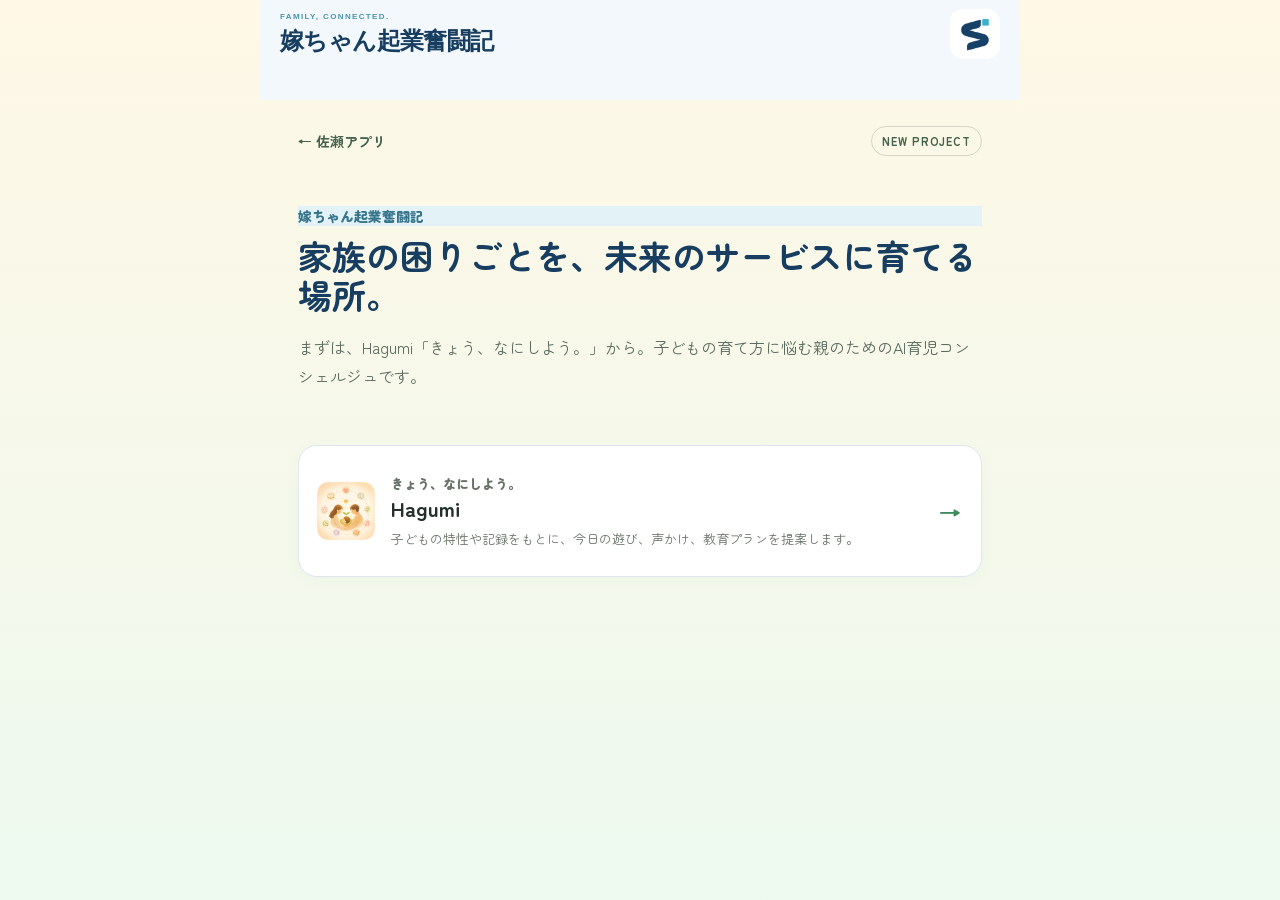
<file: yomechan-startup/index.html>
<!DOCTYPE html>
<html lang="ja">
<head>
  <meta charset="UTF-8">
  <meta name="viewport" content="width=device-width, initial-scale=1.0, viewport-fit=cover">
  <title>嫁ちゃん起業奮闘記 | 佐瀬アプリ</title>
  <link rel="preconnect" href="https://fonts.googleapis.com">
  <link rel="preconnect" href="https://fonts.gstatic.com" crossorigin>
  <link href="https://fonts.googleapis.com/css2?family=Noto+Sans+JP:wght@400;500;700;800&family=Zen+Maru+Gothic:wght@400;500;700&display=swap" rel="stylesheet">
  <link rel="stylesheet" href="/yomechan-startup/styles.css">
<link rel="apple-touch-icon" href="/brand/sase-home-icon.png"><script src="/family-navigation.js" defer></script><link rel="stylesheet" href="/brand-theme.css"></head>
<body>
  <main class="page">
    <header class="topbar">
      <a class="back-link" href="../">← 佐瀬アプリ</a>
      <span class="badge">new project</span>
    </header>

    <section class="hero">
      <p class="eyebrow">嫁ちゃん起業奮闘記</p>
      <h1>家族の困りごとを、未来のサービスに育てる場所。</h1>
      <p class="lead">まずは、Hagumi「きょう、なにしよう。」から。子どもの育て方に悩む親のためのAI育児コンシェルジュです。</p>
    </section>

    <section class="apps" aria-label="アプリ一覧">
      <a class="app-card" href="/hagumi/">
        <div class="app-icon"><img src="/yomechan-startup/sukusuku-concierge/assets/icon-192.png" alt=""></div>
        <div class="app-body">
          <p class="app-kicker">きょう、なにしよう。</p>
          <h2>Hagumi</h2>
          <p>子どもの特性や記録をもとに、今日の遊び、声かけ、教育プランを提案します。</p>
        </div>
        <span class="arrow">→</span>
      </a>
    </section>
  </main>
</body>
</html>
</file>
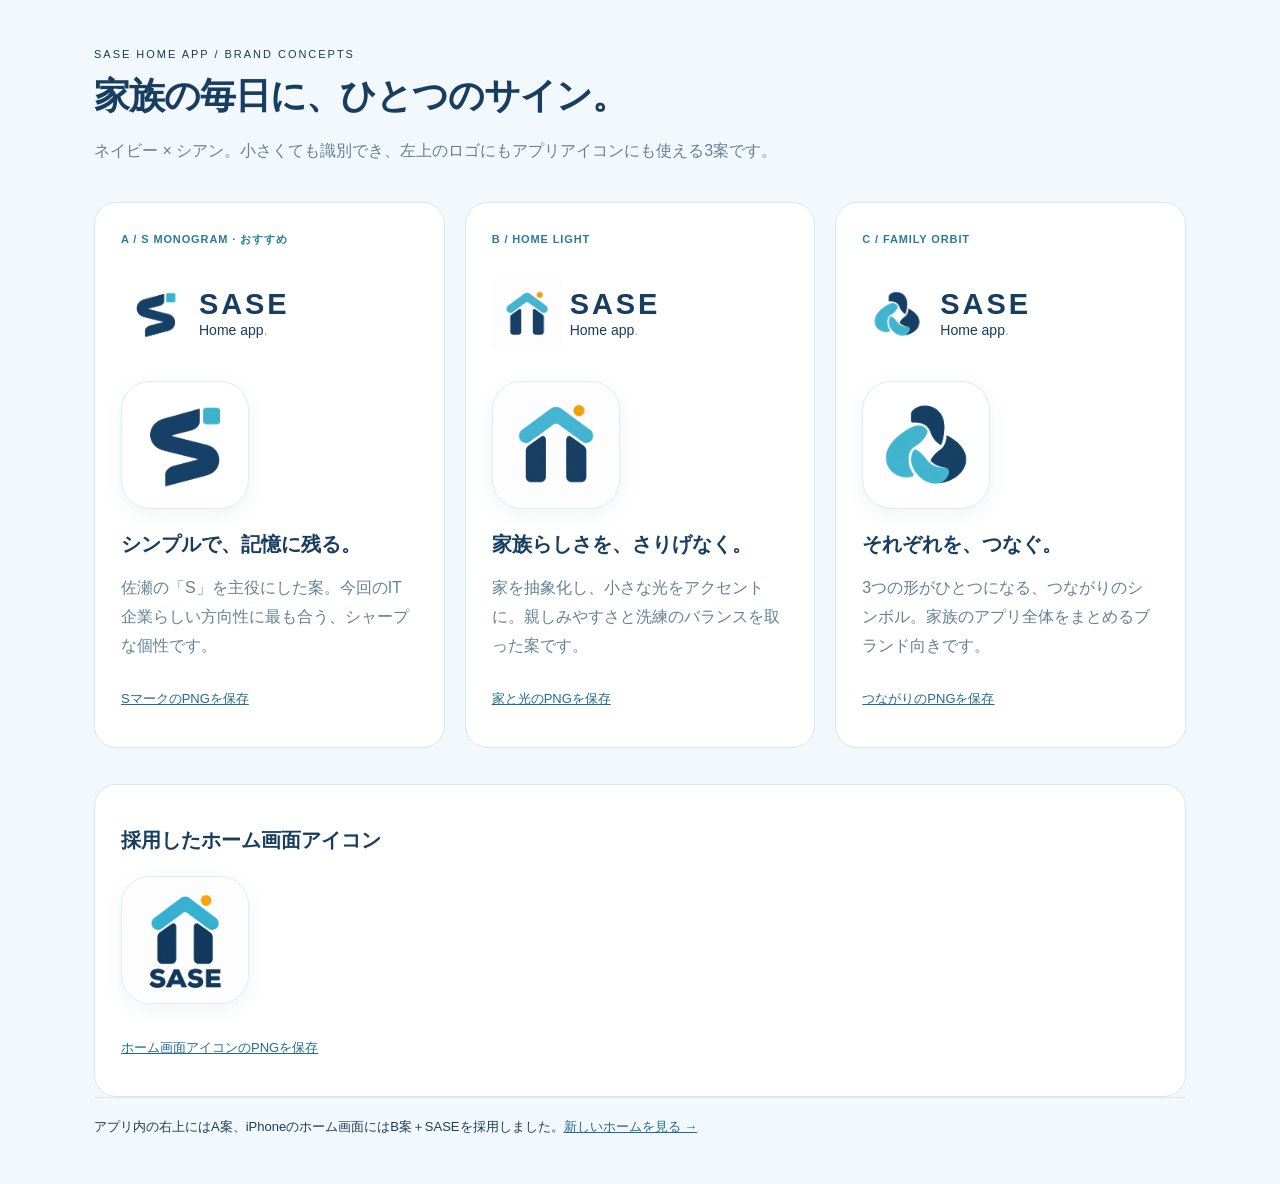
<file: brand-preview.html>
<!doctype html><html lang="ja"><head><meta charset="utf-8"><meta name="viewport" content="width=device-width,initial-scale=1"><title>SASE Home app — ロゴデザイン3案</title><style>*{box-sizing:border-box}body{margin:0;background:#f2f8fb;color:#173d60;font-family:-apple-system,BlinkMacSystemFont,'Segoe UI',sans-serif}main{max-width:1140px;margin:auto;padding:48px 24px}h1{font-size:36px;letter-spacing:-.03em;margin:12px 0}p{line-height:1.8;color:#638294}.eyebrow{font-size:11px;letter-spacing:.18em}.grid{display:grid;grid-template-columns:repeat(3,minmax(0,1fr));gap:20px;margin:36px 0}.card{background:white;border:1px solid #dae7ee;border-radius:22px;padding:26px;min-width:0}.tag{font-size:11px;color:#277c9d;font-weight:700;letter-spacing:.08em}.lockup{display:flex;align-items:center;gap:8px;margin:32px 0}.lockup img{width:70px;height:70px;object-fit:contain}.wordmark strong{display:block;font-size:29px;letter-spacing:.1em}.wordmark small{font-size:14px}.wordmark small:after{content:'.';color:#e8a328}.icon{width:128px;height:128px;padding:0;border:1px solid #e2eaf0;border-radius:29px;background:#fff;overflow:hidden;margin:22px 0;box-shadow:0 6px 20px #214a6610}.icon img{width:100%;height:100%;object-fit:contain}h2{font-size:20px}a{color:#216c92}a.download{display:inline-flex;min-height:44px;align-items:center;font-size:13px}footer{border-top:1px solid #dbe7ee;padding-top:20px;font-size:13px}@media(max-width:760px){.grid{grid-template-columns:1fr}h1{font-size:29px}.card{padding:24px}.lockup{margin:20px 0}}</style></head><body><main><div class="eyebrow">SASE HOME APP / BRAND CONCEPTS</div><h1>家族の毎日に、ひとつのサイン。</h1><p>ネイビー × シアン。小さくても識別でき、左上のロゴにもアプリアイコンにも使える3案です。</p><div class="grid">
<article class="card"><span class="tag">A / S MONOGRAM · おすすめ</span><div class="lockup"><img src="/brand/concept-a.png" alt="Sを表すネイビーのマークとシアンのアクセント"><div class="wordmark"><strong>SASE</strong><small>Home app</small></div></div><div class="icon"><img src="/brand/concept-a.png" alt="A案のアプリアイコン"></div><h2>シンプルで、記憶に残る。</h2><p>佐瀬の「S」を主役にした案。今回のIT企業らしい方向性に最も合う、シャープな個性です。</p><a class="download" href="/brand/concept-a.png" download>SマークのPNGを保存</a></article>
<article class="card"><span class="tag">B / HOME LIGHT</span><div class="lockup"><img src="/brand/concept-b.png" alt="家のシルエットと小さな黄色い光"><div class="wordmark"><strong>SASE</strong><small>Home app</small></div></div><div class="icon"><img src="/brand/concept-b.png" alt="B案のアプリアイコン"></div><h2>家族らしさを、さりげなく。</h2><p>家を抽象化し、小さな光をアクセントに。親しみやすさと洗練のバランスを取った案です。</p><a class="download" href="/brand/concept-b.png" download>家と光のPNGを保存</a></article>
<article class="card"><span class="tag">C / FAMILY ORBIT</span><div class="lockup"><img src="/brand/concept-c.png" alt="3つの曲線がつながるマーク"><div class="wordmark"><strong>SASE</strong><small>Home app</small></div></div><div class="icon"><img src="/brand/concept-c.png" alt="C案のアプリアイコン"></div><h2>それぞれを、つなぐ。</h2><p>3つの形がひとつになる、つながりのシンボル。家族のアプリ全体をまとめるブランド向きです。</p><a class="download" href="/brand/concept-c.png" download>つながりのPNGを保存</a></article></div><section class="card"><h2>採用したホーム画面アイコン</h2><div class="icon"><img src="/brand/sase-home-icon.png" alt="家マークとSASE"></div><a class="download" href="/brand/sase-home-icon.png" download>ホーム画面アイコンのPNGを保存</a></section><footer>アプリ内の右上にはA案、iPhoneのホーム画面にはB案＋SASEを採用しました。<a href="/">新しいホームを見る →</a></footer></main></body></html>
</file>
<file: yomechan-startup/styles.css>
*, *::before, *::after {
  box-sizing: border-box;
}

body {
  margin: 0;
  min-height: 100vh;
  font-family: "Zen Maru Gothic", "Noto Sans JP", sans-serif;
  color: #24302a;
  background:
    linear-gradient(180deg, rgba(255, 248, 229, 0.92), rgba(236, 250, 240, 0.9)),
    #f6f4e8;
}

a {
  color: inherit;
}

.page {
  width: min(100%, 720px);
  margin: 0 auto;
  padding: 20px 18px 48px;
}

.topbar {
  display: flex;
  align-items: center;
  justify-content: space-between;
  gap: 16px;
  padding: 6px 0 22px;
}

.back-link {
  color: #45624f;
  font-size: 14px;
  font-weight: 700;
  text-decoration: none;
}

.badge {
  border: 1px solid rgba(69, 98, 79, 0.22);
  border-radius: 999px;
  color: #45624f;
  font-size: 11px;
  font-weight: 800;
  letter-spacing: 0.08em;
  padding: 6px 10px;
  text-transform: uppercase;
}

.hero {
  padding: 28px 0 30px;
}

.eyebrow {
  color: #d1734b;
  font-size: 14px;
  font-weight: 800;
  margin: 0 0 10px;
}

h1 {
  font-size: clamp(32px, 8vw, 56px);
  line-height: 1.16;
  letter-spacing: 0;
  margin: 0;
}

.lead {
  color: #5a6b60;
  font-size: 16px;
  line-height: 1.8;
  margin: 18px 0 0;
}

.apps {
  display: grid;
  gap: 14px;
}

.app-card {
  display: grid;
  grid-template-columns: 58px 1fr 24px;
  align-items: center;
  gap: 16px;
  min-height: 132px;
  padding: 18px;
  border: 1px solid rgba(69, 98, 79, 0.16);
  border-radius: 8px;
  background: rgba(255, 255, 255, 0.72);
  box-shadow: 0 18px 48px rgba(78, 93, 68, 0.12);
  text-decoration: none;
}

.app-icon {
  display: grid;
  place-items: center;
  width: 58px;
  height: 58px;
  border-radius: 8px;
  background: #fff3d6;
  font-size: 28px;
  overflow: hidden;
}

.app-icon img {
  width: 100%;
  height: 100%;
  object-fit: cover;
}

.app-kicker {
  color: #3d8b5d;
  font-size: 12px;
  font-weight: 800;
  margin: 0 0 4px;
}

.app-body h2 {
  font-size: 21px;
  line-height: 1.3;
  margin: 0 0 6px;
}

.app-body p {
  color: #677267;
  font-size: 13px;
  line-height: 1.65;
  margin: 0;
}

.arrow {
  color: #3d8b5d;
  font-size: 22px;
  font-weight: 800;
}
</file>
<file: brand-theme.css>
:root{--family-canvas:#f2f8fb;--family-ink:#173d60;--family-accent:#267ca5;--family-green:#236b91;--family-line:#d9e7ee;--family-muted:#607d8e}
body:has(#homePanel),body[data-kind],body:has(#weekGrid){background:#f2f8fb;color:#193b54}
.brand-header{height:76px;max-width:760px;margin:auto;padding:12px 20px;display:flex;align-items:center;justify-content:space-between;gap:12px;box-sizing:border-box;font-family:-apple-system,BlinkMacSystemFont,'Segoe UI',sans-serif}
.brand-lockup{display:flex;align-items:center;gap:6px;text-decoration:none;color:#173d60;flex-shrink:0}.brand-lockup img{display:block;object-fit:contain;background:white;border-radius:12px}.brand-lockup>span{display:flex;flex-direction:column}.brand-lockup strong{font-size:21px;letter-spacing:.12em;line-height:1.15;font-weight:750}.brand-lockup small{font-size:11px;letter-spacing:.03em;line-height:1.5}.brand-dot{color:#ecaa2f;font-weight:900}
.brand-header .family-account-bar{margin:0;padding:0;max-width:155px;font-size:10px;text-align:right}.brand-header .family-account-bar a{line-height:1.6;color:#607d8e}
.brand-header{display:grid;grid-template-columns:minmax(0,1fr) 50px;grid-template-rows:52px 24px;height:100px;gap:0 14px;padding-top:8px;padding-bottom:16px}
.brand-header{background:var(--family-canvas,#f2f8fb)}
.brand-title-link{display:flex;flex-direction:column;gap:5px;color:#173d60;text-decoration:none;min-width:0}.brand-title-link strong{font-size:clamp(17px,4.6vw,24px);letter-spacing:-.025em;font-weight:750;line-height:1.25}.brand-kicker{font-size:8px;letter-spacing:.17em;font-weight:650;color:#4795af}.brand-mark img{display:block;width:50px;height:50px;background:#fff;border-radius:13px;object-fit:contain}.brand-header .family-account-bar{grid-column:1/-1;max-width:none;justify-content:flex-end}.brand-header .family-account-bar a{min-height:24px}
#schedulePanel{top:100px!important}
@media(prefers-color-scheme:dark){.brand-title-link{color:#e0eff8}.brand-kicker{color:#82cce1}}
#schedulePanel{top:76px}body[data-main-panel=schedule]>.brand-header{position:relative;z-index:40}
body:has(#homePanel)>.page{padding-top:24px}.hero{margin-bottom:25px}.hero h1{font-size:clamp(27px,6.5vw,34px);color:#173d60}.hero-sub{color:#6a8494}.hero .eyebrow{background:#e3f2f7;color:#36758b}.home-symbol{background:#e0f1f6;color:#24738d;border-color:#c6e5ee;border-radius:18px}
.today-panel{position:relative;isolation:isolate;overflow:hidden;background:linear-gradient(115deg,#204b72 0%,#2c6d97 63%,#46aec3 100%);border:1px solid #307ba1;border-radius:22px;box-shadow:0 10px 25px #21527115;color:white;padding:24px}
.today-panel:before{content:'';position:absolute;z-index:-1;right:-80px;top:-90px;width:260px;height:260px;border:45px solid #ffffff09;border-radius:50%;pointer-events:none}.today-panel:after{content:'';position:absolute;top:0;left:24px;width:45px;height:3px;background:var(--sase-gold,#d59a2d);border-radius:0 0 3px 3px}
.today-panel h2{font-size:18px;letter-spacing:.02em}.today-panel .yotei-row{border-color:#ffffff26}.today-panel .yotei-date,.today-panel .yotei-sub,.today-panel .yotei-check{color:#d2e8f2}.today-panel .yotei-member[data-member]{color:#b8effb}.today-panel .yotei-member[data-member=mama]{color:#ffe0ec}.today-panel .section-heading button{color:white;border-color:#ffffff45;background:#ffffff0c}
.today-panel .section-heading h2{color:white}
.quick-actions a{background:#205477;box-shadow:0 3px 10px #173d600c;border-radius:15px}.quick-actions a+a{background:#e3f1f7;color:#245a78;border:1px solid #cfe5ef}
.dash-card,.app-card,.family-page .panel,.family-page .item{background:#fff;border-color:#dce8ee;border-radius:19px;box-shadow:0 4px 18px #254b6407}.card-camp,.card-muscle{background:#fff}.card-cta,.age-num,.metric{color:#286e91}.section-heading h2,.apps-intro h2{color:#173d60}.apps-intro .eyebrow{color:#3888a1}.apps-intro>p:last-child,.section-caption,.card-desc{color:#668091}.card-icon-wrap{border-radius:15px}.display-settings{border-color:#dce8ee;background:#fff9}.app-card:hover{border-color:#b3d6e3}
.home-nav{background:#ffffffee;border-top-color:#dbe9ef}.home-nav a{position:relative;isolation:isolate;color:#7290a0}.home-nav a[aria-current]{background:transparent;color:#215e7e;transform:none}.home-nav a:before{content:'';position:absolute;inset:0;z-index:-1;border-radius:15px}.home-nav a[aria-current]:before{background:#e0f1f7;transform:translateX(calc(var(--nav-drag,0)*110px))}.home-nav a[aria-current]:after{content:'';position:absolute;top:4px;right:26px;width:4px;height:4px;border-radius:50%;background:#e9a52e}
body:has(#weekGrid){--all:#388f9e;--papa:#3486b4;--mama:#c57289;--kotone:#b88636;--border:#d8e6ed;--text:#193b54;--muted:#6b8495;--card:#fff;--sheet:#f5fafc}
body:has(#weekGrid) .cal-nav,body:has(#weekGrid) .agenda{background:white;border-color:#dce8ee}.agenda-range{color:#688498}body:has(#weekGrid) .filter-row{background:#e4f0f5}body:has(#weekGrid) .filter-btn.active{border-color:#c5e0eb;color:#22688a}body:has(#weekGrid) .fab{background:linear-gradient(135deg,#24628b,#43acc2);box-shadow:0 5px 18px #28648630}.agenda-board .agenda h2{color:#173d60}
@media(max-width:380px){.brand-header{padding-left:14px;padding-right:14px;gap:6px}.brand-lockup strong{font-size:19px}.brand-header .family-account-bar{max-width:135px;font-size:9px}}
@media(prefers-color-scheme:dark){:root{--family-canvas:#142532;--family-ink:#dfedf5;--family-muted:#a5bdcd;--family-line:#365263}body:has(#homePanel),body[data-kind],body:has(#weekGrid){background:#142532;color:#dfedf5}.brand-lockup,.hero h1,.section-heading h2,.apps-intro h2,.agenda-board .agenda h2{color:#e0eff8}.brand-header .family-account-bar a,.hero-sub,.card-desc,.apps-intro>p:last-child,.section-caption{color:#a4bdcd}.hero .eyebrow,.home-symbol{background:#224357;color:#b6ddea;border-color:#386177}.dash-card,.app-card,.family-page .panel,.family-page .item,.display-settings{background:#203544;border-color:#365263}.home-nav{background:#1c3242ed;border-color:#365263}.home-nav a{color:#b0c9d9}.home-nav a[aria-current]{color:#d9f2fc}.home-nav a[aria-current]:before{background:#2c536a}.card-cta,.age-num,.metric{color:#9dd4e9}.quick-actions a+a{background:#274759;color:#cce9f6;border-color:#3c6378}body:has(#weekGrid){--text:#dfedf5;--muted:#a5bdcd;--card:#203544;--sheet:#203544;--border:#365263}body:has(#weekGrid) .cal-nav,body:has(#weekGrid) .agenda{background:#203544;border-color:#365263}body:has(#weekGrid) .filter-row{background:#234354}body:has(#weekGrid) .filter-btn.active{background:#35617a;color:#daf2fc;border-color:#507d94}}
</file>
